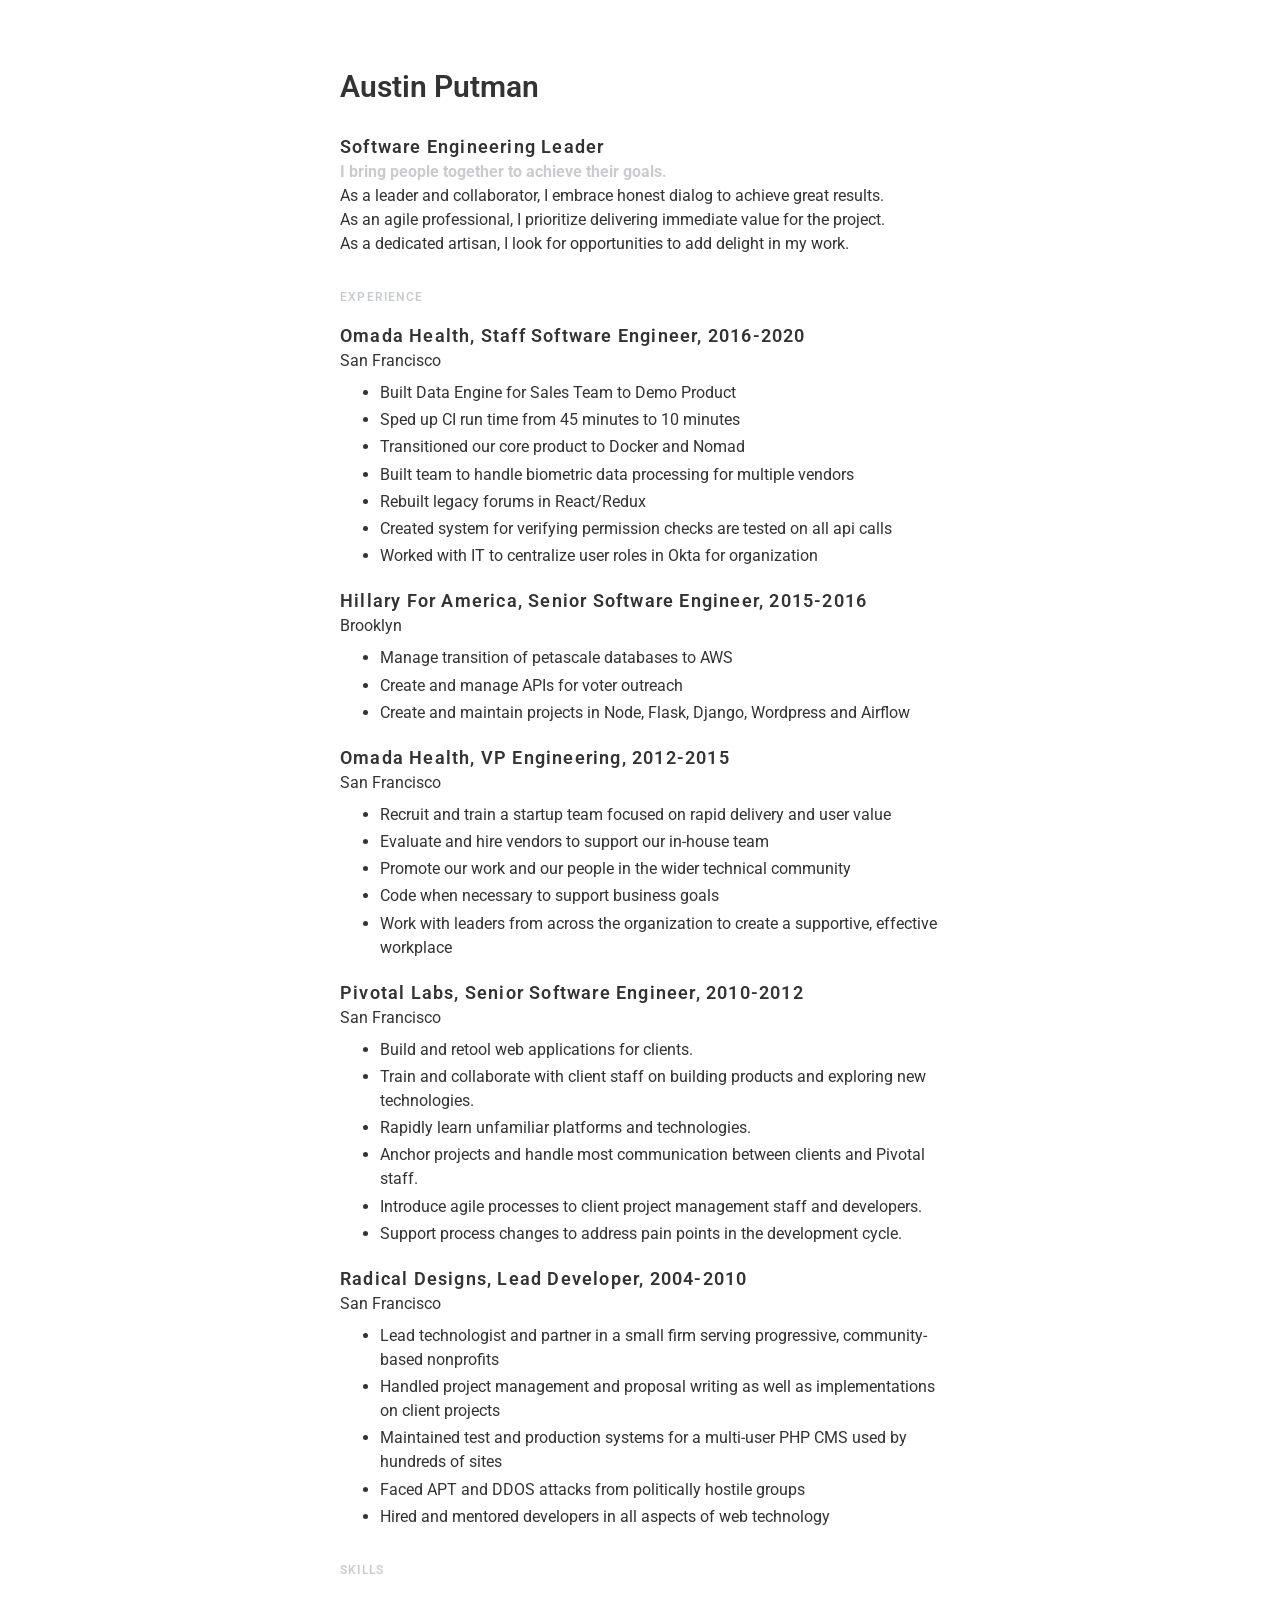
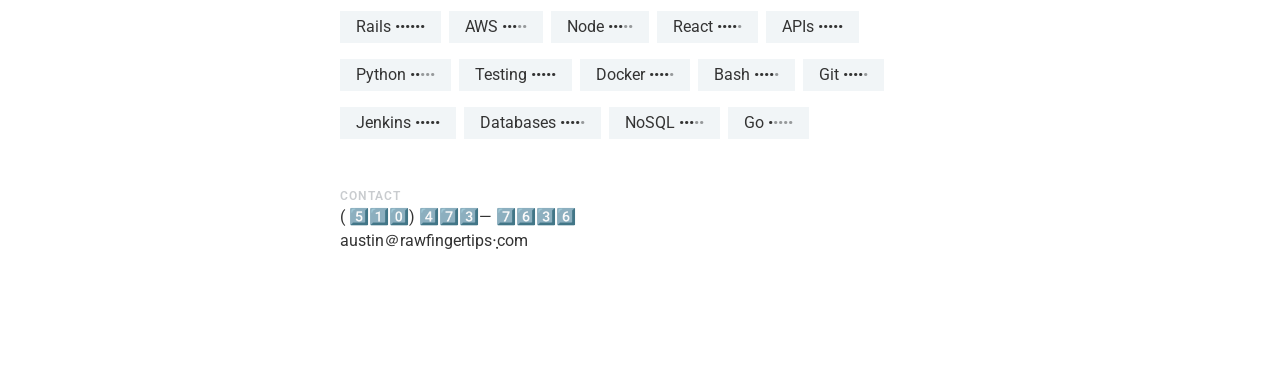
<file: index.html>
<!DOCTYPE html><html><head><meta charSet="utf-8"/><meta http-equiv="x-ua-compatible" content="ie=edge"/><meta name="viewport" content="width=device-width, initial-scale=1, shrink-to-fit=no"/><meta name="generator" content="Gatsby 2.18.7"/><title data-react-helmet="true"></title><link data-react-helmet="true" href="https://fonts.googleapis.com/css?family=Roboto:400,700" rel="stylesheet"/><link as="script" rel="preload" href="/webpack-runtime-90ecba1216e890f5c260.js"/><link as="script" rel="preload" href="/commons-8c010473a72c64d0f741.js"/><link as="script" rel="preload" href="/app-14bcf572fb1135189b49.js"/><link as="script" rel="preload" href="/component---src-pages-index-jsx-aa28014ccf992e1ffb9f.js"/><link as="fetch" rel="preload" href="/page-data/index/page-data.json" crossorigin="anonymous"/></head><body><noscript id="gatsby-noscript">This app works best with JavaScript enabled.</noscript><div id="___gatsby"><div style="outline:none" tabindex="-1" role="group" id="gatsby-focus-wrapper"><div><style data-emotion-css="laf8z6">html,body,div,span,applet,object,iframe,h1,h2,h3,h4,h5,h6,p,blockquote,pre,a,abbr,acronym,address,big,cite,code,del,dfn,em,img,ins,kbd,q,s,samp,small,strike,strong,sub,sup,tt,var,b,u,i,center,dl,dt,dd,ol,ul,li,fieldset,form,label,legend,table,caption,tbody,tfoot,thead,tr,th,td,article,aside,canvas,details,embed,figure,figcaption,footer,header,hgroup,menu,nav,output,ruby,section,summary,time,mark,audio,video{margin:0;padding:0;border:0;font-size:100%;font:inherit;vertical-align:baseline;}article,aside,details,figcaption,figure,footer,header,hgroup,menu,nav,section{display:block;}body{line-height:1.5;}ol,ul{list-style:none;}blockquote,q{quotes:none;}blockquote:before,blockquote:after,q:before,q:after{content:'';content:none;}table{border-collapse:collapse;border-spacing:0;}html,button,input,textarea{-webkit-font-smoothing:antialiased;-moz-osx-font-smoothing:grayscale;font-family:-apple-system,BlinkMacSystemFont,'Segoe UI',Ubuntu,Cantarell,Roboto,Helvetica,Arial,Noto Sans,sans-serif,'Apple Color Emoji','Segoe UI Emoji','Segoe UI Symbol','Noto Color Emoji';}</style><style data-emotion-css="1hejafk">.css-1hejafk{margin:0 auto;padding:4rem 2rem 8rem 2rem;max-width:600px;color:#333333;}.css-1hejafk h1{font-size:30px;font-weight:600;margin-bottom:0.5rem;}.css-1hejafk h2{margin-top:2rem;font-size:12px;font-weight:600;color:#c9cccf;text-transform:uppercase;-webkit-letter-spacing:1.2px;-moz-letter-spacing:1.2px;-ms-letter-spacing:1.2px;letter-spacing:1.2px;}.css-1hejafk h3{font-size:12px;font-weight:600;color:#c9cccf;text-transform:uppercase;}.css-1hejafk p{margin-bottom:0.25rem;}.css-1hejafk strong{color:#c9cccf;font-weight:700;}.css-1hejafk a{-webkit-transition:box-shadow 160ms ease 0s;transition:box-shadow 160ms ease 0s;box-shadow:rgb(238,251,255) 0px -9px 0px inset;border-bottom:2px solid rgb(207,243,255);-webkit-text-decoration:none;text-decoration:none;color:#323336;}.css-1hejafk a:hover{box-shadow:rgb(207,243,255) 0px -1.2em 0px inset;}.css-1hejafk .section ul{margin-top:0.5rem;margin-left:2.5rem;list-style:disc;}.css-1hejafk .section li{margin-bottom:0.2rem;}.css-1hejafk .grey{color:#96999b;}.css-1hejafk .headline{display:block;font-weight:600;font-size:18px;-webkit-letter-spacing:1.2px;-moz-letter-spacing:1.2px;-ms-letter-spacing:1.2px;letter-spacing:1.2px;padding-top:1rem;}.css-1hejafk .skills ul{display:-webkit-box;display:-webkit-flex;display:-ms-flexbox;display:flex;-webkit-flex-wrap:wrap;-ms-flex-wrap:wrap;flex-wrap:wrap;margin-top:2rem;}.css-1hejafk .skills li{margin-bottom:1rem;margin-right:0.5rem;padding:0.25rem 1rem;background-color:#f1f5f7;white-space:nowrap;}</style><div class="css-1hejafk"><h1>Austin Putman</h1><div class="headline">Software Engineering Leader</div><div class="description"><strong>I bring people together to achieve their goals.</strong><ul><li>As a leader and collaborator, I embrace honest dialog to achieve great results.</li><li>As an agile professional, I prioritize delivering immediate value for the project.</li><li>As a dedicated artisan, I look for opportunities to add delight in my work.</li></ul></div><div class="section"><h2>Experience</h2><div class="headline">Omada Health, Staff Software Engineer, 2016-2020</div><div class="location">San Francisco</div><ul><li>Built Data Engine for Sales Team to Demo Product</li><li>Sped up CI run time from 45 minutes to 10 minutes</li><li>Transitioned our core product to Docker and Nomad</li><li>Built team to handle biometric data processing for multiple vendors</li><li>Rebuilt legacy forums in React/Redux</li><li>Created system for verifying permission checks are tested on all api calls</li><li>Worked with IT to centralize user roles in Okta for organization</li></ul><div class="headline">Hillary For America, Senior Software Engineer, 2015-2016</div><div class="location">Brooklyn</div><ul><li>Manage transition of petascale databases to AWS</li><li>Create and manage APIs for voter outreach</li><li>Create and maintain projects in Node, Flask, Django, Wordpress and Airflow</li></ul><div class="headline">Omada Health, VP Engineering, 2012-2015</div><div class="location">San Francisco</div><ul><li>Recruit and train a startup team focused on rapid delivery and user value</li><li>Evaluate and hire vendors to support our in-house team</li><li>Promote our work and our people in the wider technical community</li><li>Code when necessary to support business goals</li><li>Work with leaders from across the organization to create a supportive, effective workplace</li></ul><div class="headline">Pivotal Labs, Senior Software Engineer, 2010-2012</div><div class="location">San Francisco</div><ul><li>Build and retool web applications for clients.</li><li>Train and collaborate with client staff on building products and exploring new technologies.</li><li>Rapidly learn unfamiliar platforms and technologies.</li><li>Anchor projects and handle most communication between clients and Pivotal staff.</li><li>Introduce agile processes to client project management staff and developers.</li><li>Support process changes to address pain points in the development cycle.</li></ul><div class="headline">Radical Designs, Lead Developer, 2004-2010</div><div class="location">San Francisco</div><ul><li>Lead technologist and partner in a small firm serving progressive, community-based nonprofits</li><li>Handled project management and proposal writing as well as implementations on client projects</li><li>Maintained test and production systems for a multi-user PHP CMS used by hundreds of sites</li><li>Faced APT and DDOS attacks from politically hostile groups</li><li>Hired and mentored developers in all aspects of web technology</li></ul></div><div class="skills"><h2>Skills</h2><ul><li>Rails <span>&bullet;&bullet;&bullet;&bullet;&bullet;&bullet;</span></li><li>AWS <span>&bullet;&bullet;&bullet;</span><span class="grey">&bullet;&bullet;</span></li><li>Node <span>&bullet;&bullet;&bullet;</span><span class="grey">&bullet;&bullet;</span></li><li>React <span>&bullet;&bullet;&bullet;&bullet;</span><span class="grey">&bullet;</span></li><li>APIs <span>&bullet;&bullet;&bullet;&bullet;&bullet;</span></li><li>Python <span>&bullet;&bullet;</span><span class="grey">&bullet;&bullet;&bullet;</span></li><li>Testing <span>&bullet;&bullet;&bullet;&bullet;&bullet;</span></li><li>Docker <span>&bullet;&bullet;&bullet;&bullet;</span><span class="grey">&bullet;</span></li><li>Bash <span>&bullet;&bullet;&bullet;&bullet;</span><span class="grey">&bullet;</span></li><li>Git <span>&bullet;&bullet;&bullet;&bullet;</span><span class="grey">&bullet;</span></li><li>Jenkins <span>&bullet;&bullet;&bullet;&bullet;&bullet;</span></li><li>Databases <span>&bullet;&bullet;&bullet;&bullet;</span><span class="grey">&bullet;</span></li><li>NoSQL <span>&bullet;&bullet;&bullet;</span><span class="grey">&bullet;&bullet;</span></li><li>Go <span>&bullet;</span><span class="grey">&bullet;&bullet;&bullet;&bullet;</span></li></ul></div><h2>Contact</h2><ul><div>( 5️⃣1️⃣0️⃣) 4️⃣7️⃣3️⃣— 7️⃣6️⃣3️⃣6️⃣</div><div>austin＠rawfingertips݀݀⋅com</div></ul></div></div></div></div><script id="gatsby-script-loader">/*<![CDATA[*/window.pagePath="/";/*]]>*/</script><script id="gatsby-chunk-mapping">/*<![CDATA[*/window.___chunkMapping={"app":["/app-14bcf572fb1135189b49.js"],"component---src-pages-index-jsx":["/component---src-pages-index-jsx-aa28014ccf992e1ffb9f.js"]};/*]]>*/</script><script src="/component---src-pages-index-jsx-aa28014ccf992e1ffb9f.js" async=""></script><script src="/app-14bcf572fb1135189b49.js" async=""></script><script src="/commons-8c010473a72c64d0f741.js" async=""></script><script src="/webpack-runtime-90ecba1216e890f5c260.js" async=""></script></body></html>
</file>
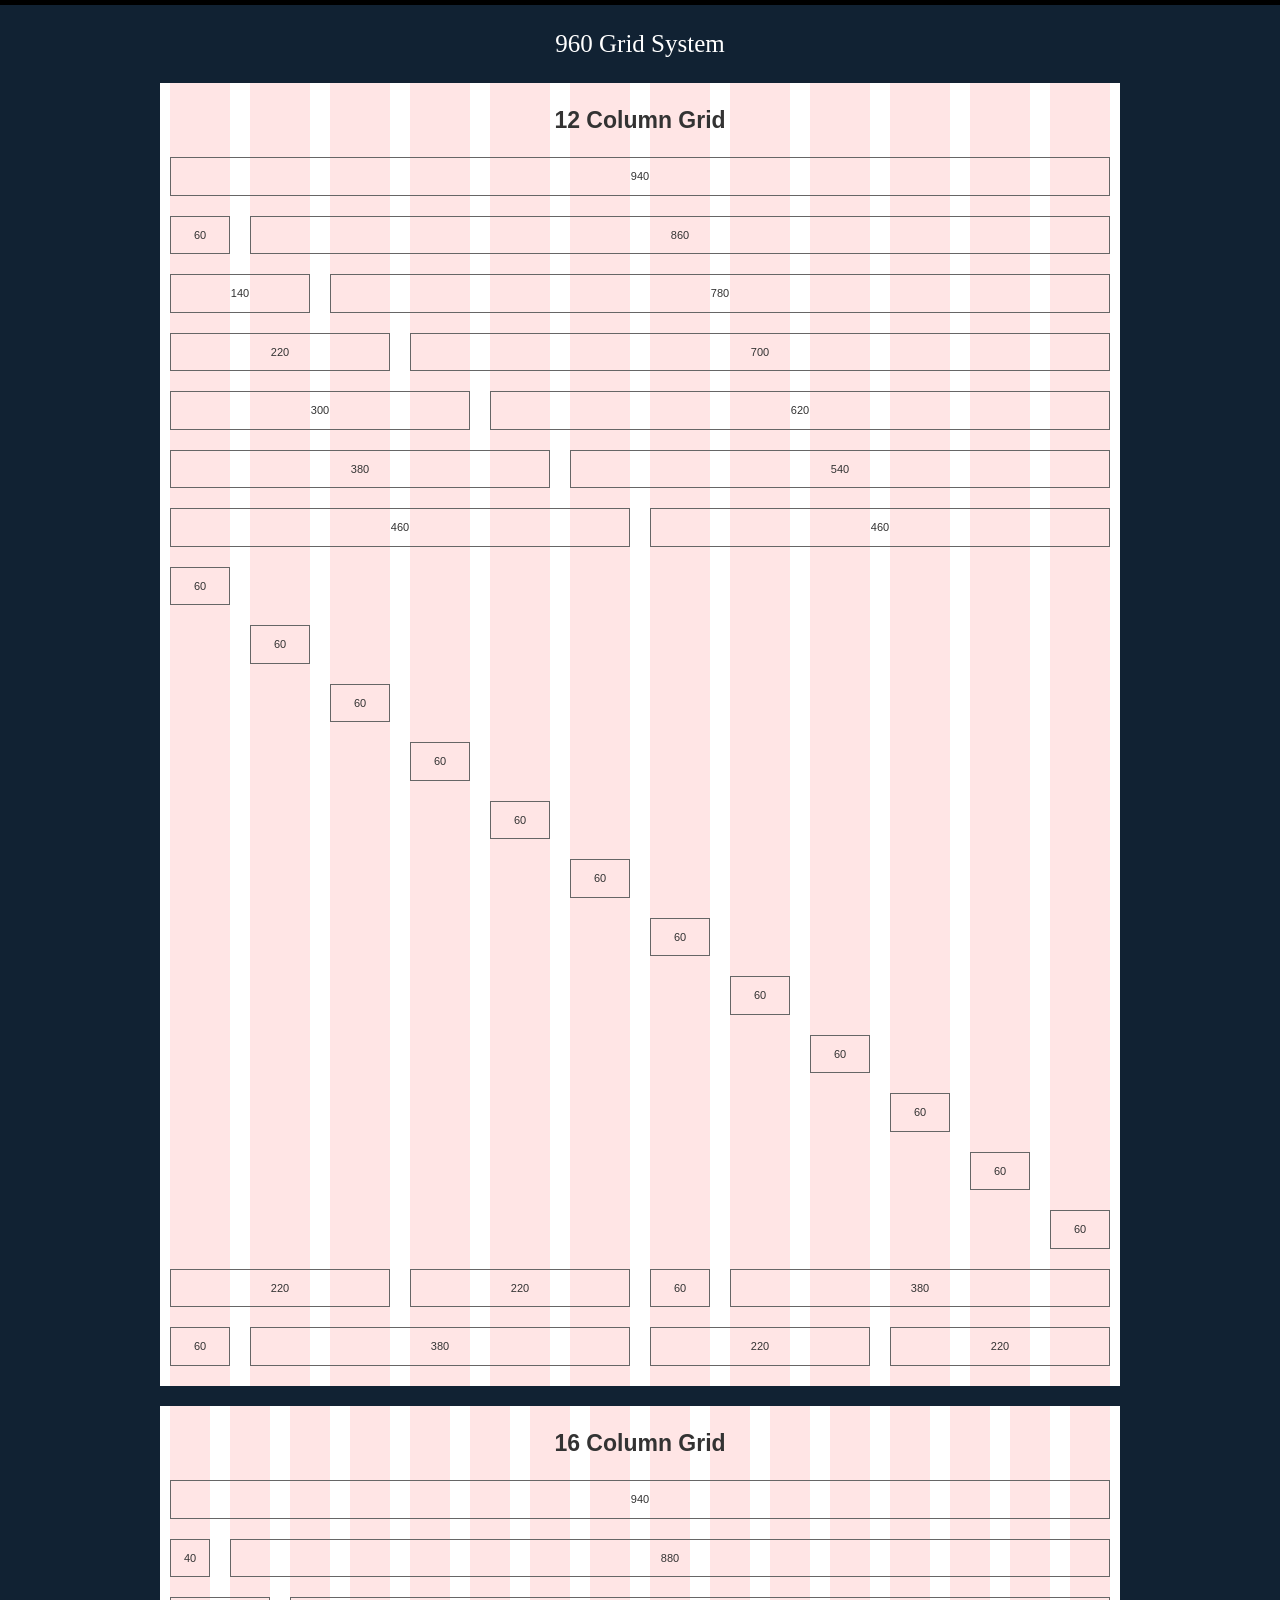
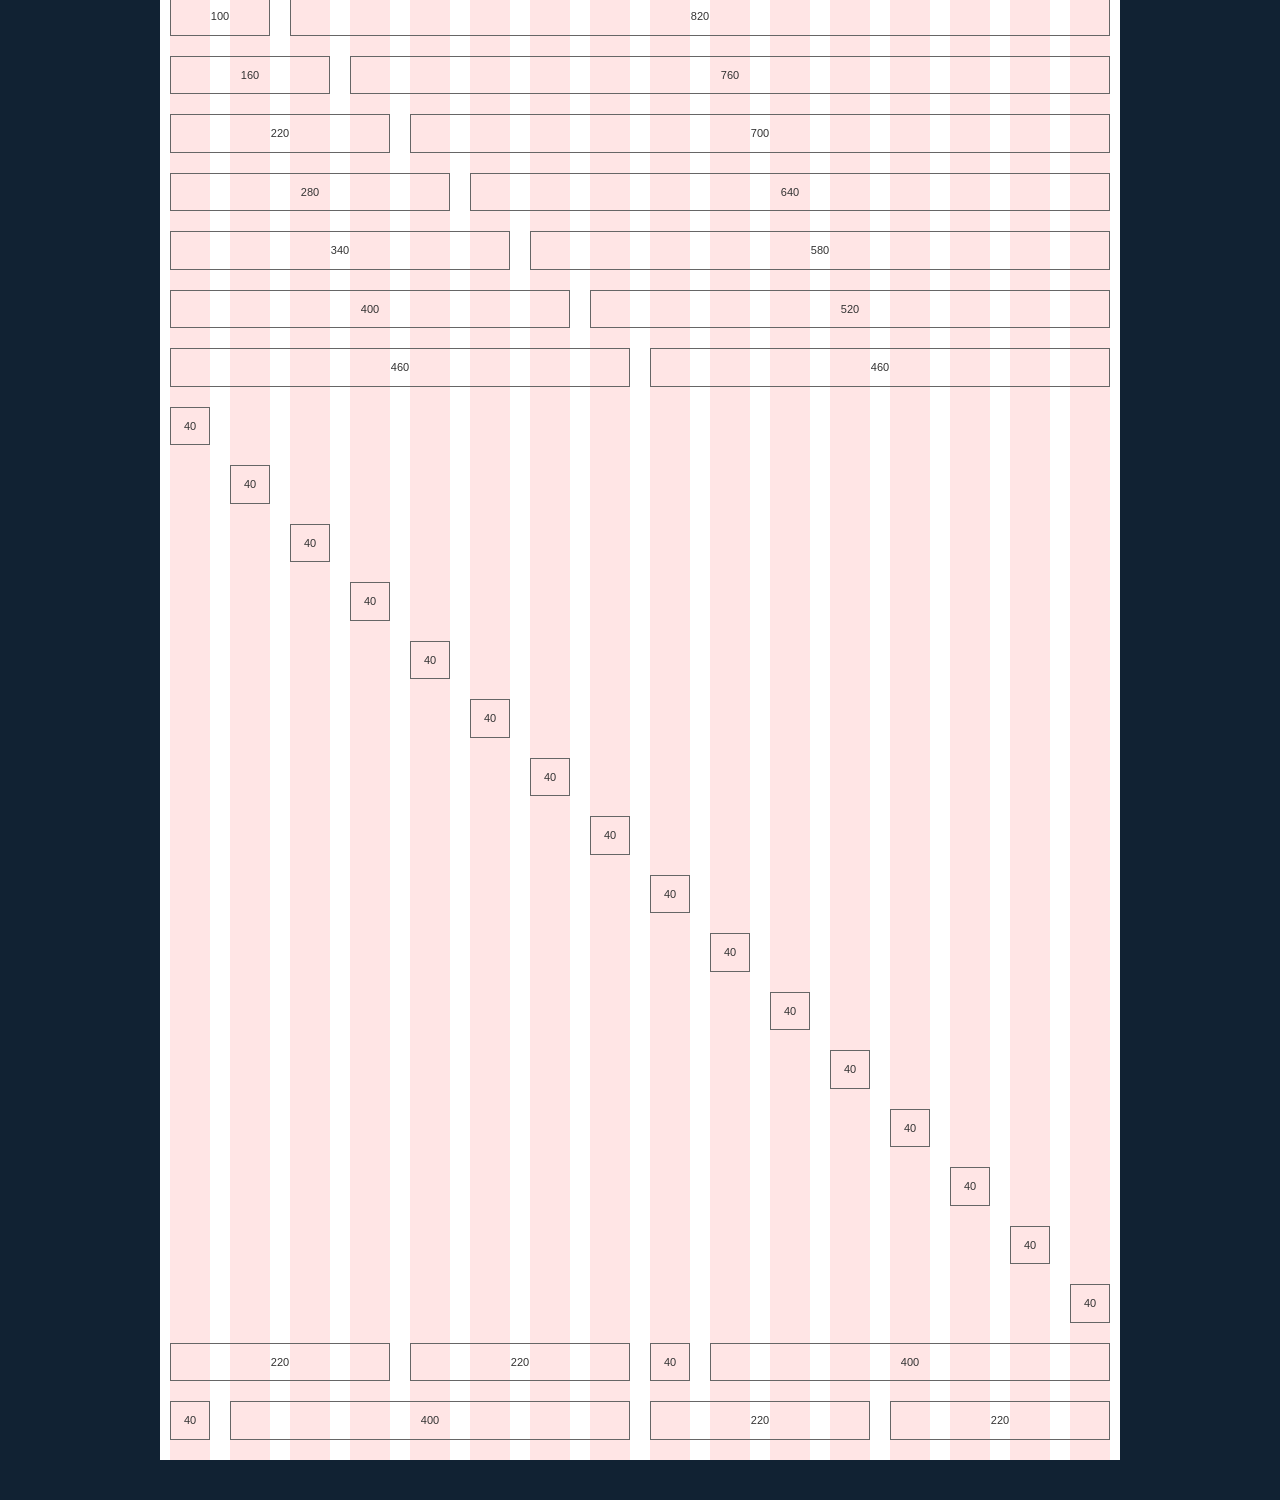
<file: resource/demo.html>
<!DOCTYPE html>
<html lang="en">
<head>
<meta http-equiv="content-type" content="text/html; charset=utf-8" />
<title>960 Grid System &mdash; Demo</title>
<link rel="stylesheet" href="css/reset.css" />
<link rel="stylesheet" href="css/text.css" />
<link rel="stylesheet" href="css/960.css" />
<link rel="stylesheet" href="css/uncompressed/demo.css" />
</head>
<body>
<h1>
	<a href="http://960.gs/">960 Grid System</a>
</h1>
<div class="container_12">
	<h2>
		12 Column Grid
	</h2>
	<div class="grid_12">
		<p>
			940
		</p>
	</div>
	<!-- end .grid_12 -->
	<div class="clear"></div>
	<div class="grid_1">
		<p>
			60
		</p>
	</div>
	<!-- end .grid_1 -->
	<div class="grid_11">
		<p>
			860
		</p>
	</div>
	<!-- end .grid_11 -->
	<div class="clear"></div>
	<div class="grid_2">
		<p>
			140
		</p>
	</div>
	<!-- end .grid_2 -->
	<div class="grid_10">
		<p>
			780
		</p>
	</div>
	<!-- end .grid_10 -->
	<div class="clear"></div>
	<div class="grid_3">
		<p>
			220
		</p>
	</div>
	<!-- end .grid_3 -->
	<div class="grid_9">
		<p>
			700
		</p>
	</div>
	<!-- end .grid_9 -->
	<div class="clear"></div>
	<div class="grid_4">
		<p>
			300
		</p>
	</div>
	<!-- end .grid_4 -->
	<div class="grid_8">
		<p>
			620
		</p>
	</div>
	<!-- end .grid_8 -->
	<div class="clear"></div>
	<div class="grid_5">
		<p>
			380
		</p>
	</div>
	<!-- end .grid_5 -->
	<div class="grid_7">
		<p>
			540
		</p>
	</div>
	<!-- end .grid_7 -->
	<div class="clear"></div>
	<div class="grid_6">
		<p>
			460
		</p>
	</div>
	<!-- end .grid_6 -->
	<div class="grid_6">
		<p>
			460
		</p>
	</div>
	<!-- end .grid_6 -->
	<div class="clear"></div>
	<div class="grid_1 suffix_11">
		<p>
			60
		</p>
	</div>
	<!-- end .grid_1.suffix_11 -->
	<div class="clear"></div>
	<div class="grid_1 prefix_1 suffix_10">
		<p>
			60
		</p>
	</div>
	<!-- end .grid_1.prefix_1.suffix_10 -->
	<div class="clear"></div>
	<div class="grid_1 prefix_2 suffix_9">
		<p>
			60
		</p>
	</div>
	<!-- end .grid_1.prefix_2.suffix_9 -->
	<div class="clear"></div>
	<div class="grid_1 prefix_3 suffix_8">
		<p>
			60
		</p>
	</div>
	<!-- end .grid_1.prefix_3.suffix_8 -->
	<div class="clear"></div>
	<div class="grid_1 prefix_4 suffix_7">
		<p>
			60
		</p>
	</div>
	<!-- end .grid_1.prefix_4.suffix_7 -->
	<div class="clear"></div>
	<div class="grid_1 prefix_5 suffix_6">
		<p>
			60
		</p>
	</div>
	<!-- end .grid_1.prefix_5.suffix_6 -->
	<div class="clear"></div>
	<div class="grid_1 prefix_6 suffix_5">
		<p>
			60
		</p>
	</div>
	<!-- end .grid_1.prefix_6.suffix_5 -->
	<div class="clear"></div>
	<div class="grid_1 prefix_7 suffix_4">
		<p>
			60
		</p>
	</div>
	<!-- end .grid_1.prefix_7.suffix_4 -->
	<div class="clear"></div>
	<div class="grid_1 prefix_8 suffix_3">
		<p>
			60
		</p>
	</div>
	<!-- end .grid_1.prefix_8.suffix_3 -->
	<div class="clear"></div>
	<div class="grid_1 prefix_9 suffix_2">
		<p>
			60
		</p>
	</div>
	<!-- end .grid_1.prefix_9.suffix_2 -->
	<div class="clear"></div>
	<div class="grid_1 prefix_10 suffix_1">
		<p>
			60
		</p>
	</div>
	<!-- end .grid_1.prefix_10.suffix_1 -->
	<div class="clear"></div>
	<div class="grid_1 prefix_11">
		<p>
			60
		</p>
	</div>
	<!-- end .grid_1.prefix_11 -->
	<div class="clear"></div>
	<div class="grid_6 push_6">
		<div class="grid_1 alpha">
			<p>
				60
			</p>
		</div>
		<!-- end .grid_1.alpha -->
		<div class="grid_5 omega">
			<p>
				380
			</p>
		</div>
		<!-- end .grid_5.omega -->
		<div class="clear"></div>
		<div class="grid_3 alpha">
			<p>
				220
			</p>
		</div>
		<!-- end .grid_3.alpha -->
		<div class="grid_3 omega">
			<p>
				220
			</p>
		</div>
		<!-- end .grid_3.omega -->
		<div class="clear"></div>
	</div>
	<!-- end .grid_6.push_6 -->
	<div class="grid_6 pull_6">
		<div class="grid_3 alpha">
			<p>
				220
			</p>
		</div>
		<!-- end .grid_3.alpha -->
		<div class="grid_3 omega">
			<p>
				220
			</p>
		</div>
		<!-- end .grid_3.omega -->
		<div class="clear"></div>
		<div class="grid_1 alpha">
			<p>
				60
			</p>
		</div>
		<!-- end .grid_1.alpha -->
		<div class="grid_5 omega">
			<p>
				380
			</p>
		</div>
		<!-- end .grid_5.omega -->
		<div class="clear"></div>
	</div>
	<!-- end .grid_6.pull_6 -->
	<div class="clear"></div>
</div>
<!-- end .container_12 -->
<div class="container_16">
	<h2>
		16 Column Grid
	</h2>
	<div class="grid_16">
		<p>
			940
		</p>
	</div>
	<!-- end .grid_16 -->
	<div class="clear"></div>
	<div class="grid_1">
		<p>
			40
		</p>
	</div>
	<!-- end .grid_1 -->
	<div class="grid_15">
		<p>
			880
		</p>
	</div>
	<!-- end .grid_15 -->
	<div class="clear"></div>
	<div class="grid_2">
		<p>
			100
		</p>
	</div>
	<!-- end .grid_2 -->
	<div class="grid_14">
		<p>
			820
		</p>
	</div>
	<!-- end .grid_14 -->
	<div class="clear"></div>
	<div class="grid_3">
		<p>
			160
		</p>
	</div>
	<!-- end .grid_3 -->
	<div class="grid_13">
		<p>
			760
		</p>
	</div>
	<!-- end .grid_13 -->
	<div class="clear"></div>
	<div class="grid_4">
		<p>
			220
		</p>
	</div>
	<!-- end .grid_4 -->
	<div class="grid_12">
		<p>
			700
		</p>
	</div>
	<!-- end .grid_12 -->
	<div class="clear"></div>
	<div class="grid_5">
		<p>
			280
		</p>
	</div>
	<!-- end .grid_5 -->
	<div class="grid_11">
		<p>
			640
		</p>
	</div>
	<!-- end .grid_11 -->
	<div class="clear"></div>
	<div class="grid_6">
		<p>
			340
		</p>
	</div>
	<!-- end .grid_6 -->
	<div class="grid_10">
		<p>
			580
		</p>
	</div>
	<!-- end .grid_10 -->
	<div class="clear"></div>
	<div class="grid_7">
		<p>
			400
		</p>
	</div>
	<!-- end .grid_7 -->
	<div class="grid_9">
		<p>
			520
		</p>
	</div>
	<!-- end .grid_9 -->
	<div class="clear"></div>
	<div class="grid_8">
		<p>
			460
		</p>
	</div>
	<!-- end .grid_8 -->
	<div class="grid_8">
		<p>
			460
		</p>
	</div>
	<!-- end .grid_8 -->
	<div class="clear"></div>
	<div class="grid_1 suffix_15">
		<p>
			40
		</p>
	</div>
	<!-- end .grid_1.suffix_15 -->
	<div class="clear"></div>
	<div class="grid_1 prefix_1 suffix_14">
		<p>
			40
		</p>
	</div>
	<!-- end .grid_1.prefix_1.suffix_14 -->
	<div class="clear"></div>
	<div class="grid_1 prefix_2 suffix_13">
		<p>
			40
		</p>
	</div>
	<!-- end .grid_1.prefix_2.suffix_13 -->
	<div class="clear"></div>
	<div class="grid_1 prefix_3 suffix_12">
		<p>
			40
		</p>
	</div>
	<!-- end .grid_1.prefix_3.suffix_12 -->
	<div class="clear"></div>
	<div class="grid_1 prefix_4 suffix_11">
		<p>
			40
		</p>
	</div>
	<!-- end .grid_1.prefix_4.suffix_11 -->
	<div class="clear"></div>
	<div class="grid_1 prefix_5 suffix_10">
		<p>
			40
		</p>
	</div>
	<!-- end .grid_1.prefix_5.suffix_10 -->
	<div class="clear"></div>
	<div class="grid_1 prefix_6 suffix_9">
		<p>
			40
		</p>
	</div>
	<!-- end .grid_1.prefix_6.suffix_9 -->
	<div class="clear"></div>
	<div class="grid_1 prefix_7 suffix_8">
		<p>
			40
		</p>
	</div>
	<!-- end .grid_1.prefix_7.suffix_8 -->
	<div class="clear"></div>
	<div class="grid_1 prefix_8 suffix_7">
		<p>
			40
		</p>
	</div>
	<!-- end .grid_1.prefix_8.suffix_7 -->
	<div class="clear"></div>
	<div class="grid_1 prefix_9 suffix_6">
		<p>
			40
		</p>
	</div>
	<!-- end .grid_1.prefix_9.suffix_6 -->
	<div class="clear"></div>
	<div class="grid_1 prefix_10 suffix_5">
		<p>
			40
		</p>
	</div>
	<!-- end .grid_1.prefix_10.suffix_5 -->
	<div class="clear"></div>
	<div class="grid_1 prefix_11 suffix_4">
		<p>
			40
		</p>
	</div>
	<!-- end .grid_1.prefix_11.suffix_4 -->
	<div class="clear"></div>
	<div class="grid_1 prefix_12 suffix_3">
		<p>
			40
		</p>
	</div>
	<!-- end .grid_1.prefix_12.suffix_3 -->
	<div class="clear"></div>
	<div class="grid_1 prefix_13 suffix_2">
		<p>
			40
		</p>
	</div>
	<!-- end .grid_1.prefix_13.suffix_2 -->
	<div class="clear"></div>
	<div class="grid_1 prefix_14 suffix_1">
		<p>
			40
		</p>
	</div>
	<!-- end .grid_1.prefix_14.suffix_1 -->
	<div class="clear"></div>
	<div class="grid_1 prefix_15">
		<p>
			40
		</p>
	</div>
	<!-- end .grid_1.prefix_15 -->
	<div class="clear"></div>
	<div class="grid_8 push_8">
		<div class="grid_1 alpha">
			<p>
				40
			</p>
		</div>
		<!-- end .grid_1.alpha -->
		<div class="grid_7 omega">
			<p>
				400
			</p>
		</div>
		<!-- end .grid_7.omega -->
		<div class="clear"></div>
		<div class="grid_4 alpha">
			<p>
				220
			</p>
		</div>
		<!-- end .grid_4.alpha -->
		<div class="grid_4 omega">
			<p>
				220
			</p>
		</div>
		<!-- end .grid_4.omega -->
		<div class="clear"></div>
	</div>
	<!-- end .grid_8.push_8 -->
	<div class="grid_8 pull_8">
		<div class="grid_4 alpha">
			<p>
				220
			</p>
		</div>
		<!-- end .grid_4.alpha -->
		<div class="grid_4 omega">
			<p>
				220
			</p>
		</div>
		<!-- end .grid_4.omega -->
		<div class="clear"></div>
		<div class="grid_1 alpha">
			<p>
				40
			</p>
		</div>
		<!-- end .grid_1.alpha -->
		<div class="grid_7 omega">
			<p>
				400
			</p>
		</div>
		<!-- end .grid_7.omega -->
		<div class="clear"></div>
	</div>
	<!-- end .grid_8.pull_8 -->
	<div class="clear"></div>
</div>
<!-- end .container_16 -->
</body>
</html>
</file>
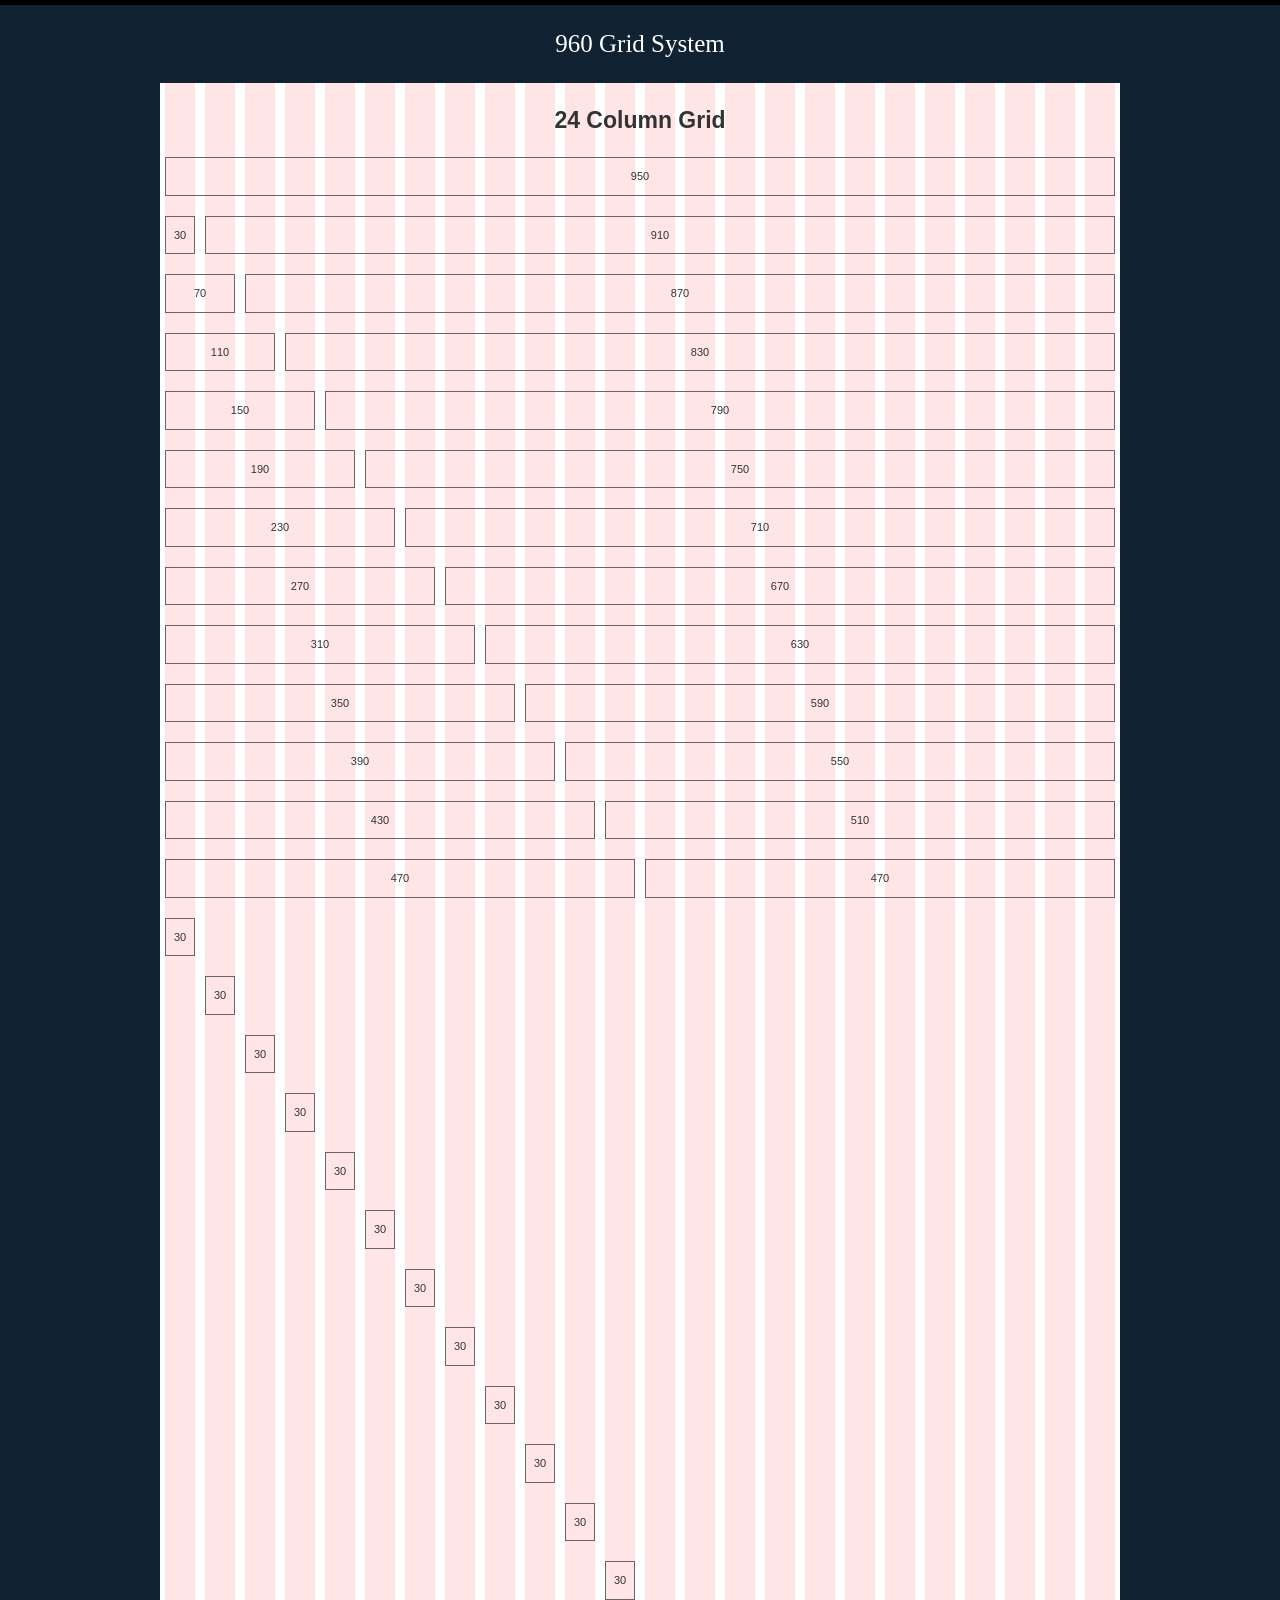
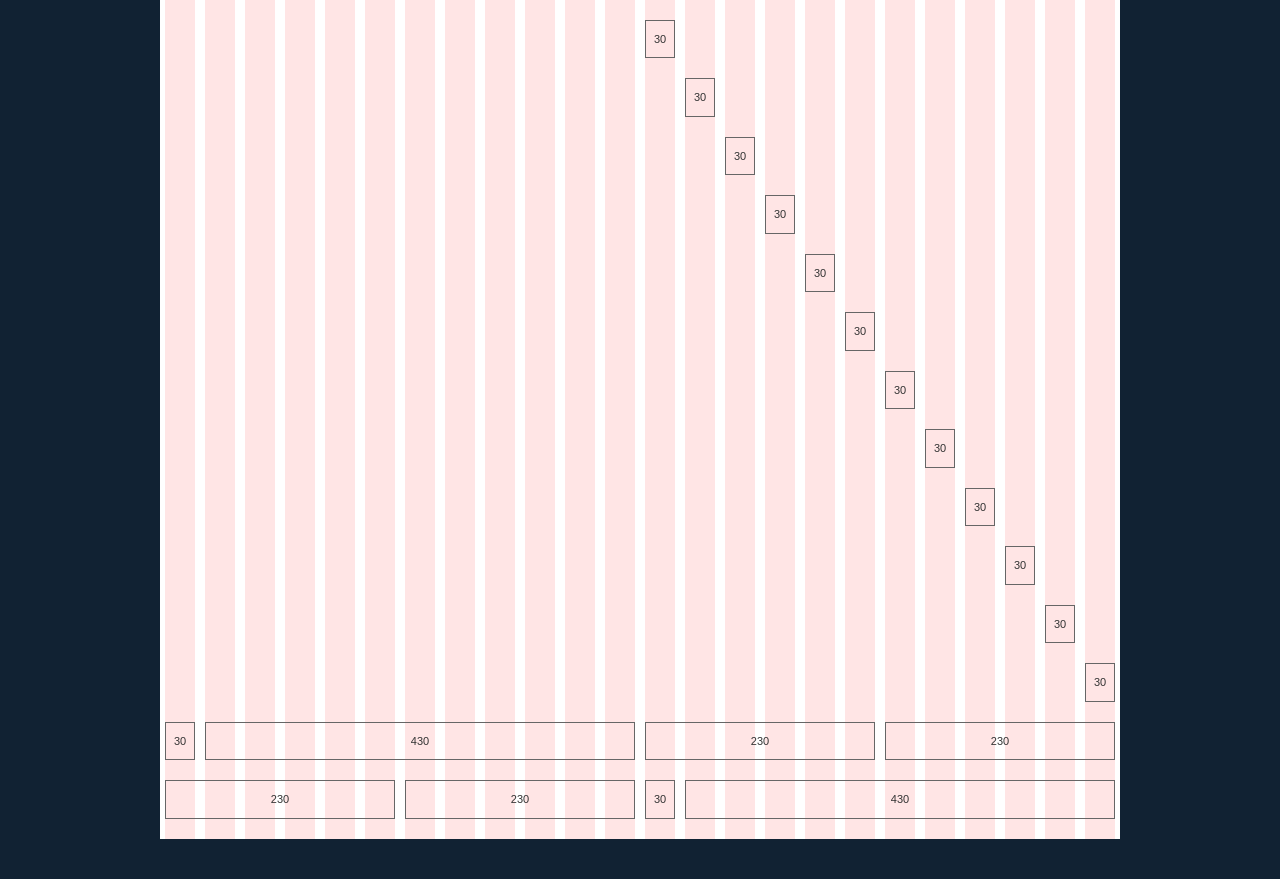
<file: resource/demo_24_col.html>
<!DOCTYPE html>
<html lang="en">
<head>
<meta http-equiv="content-type" content="text/html; charset=utf-8" />
<title>960 Grid System &mdash; Demo</title>
<link rel="stylesheet" href="css/reset.css" />
<link rel="stylesheet" href="css/text.css" />
<link rel="stylesheet" href="css/960_24_col.css" />
<link rel="stylesheet" href="css/uncompressed/demo.css" />
</head>
<body>
<h1>
	<a href="http://960.gs/">960 Grid System</a>
</h1>
<div class="container_24">
	<h2>
		24 Column Grid
	</h2>
	<div class="grid_24">
		<p>
			950
		</p>
	</div>
	<!-- end .grid_24 -->
	<div class="clear"></div>
	<div class="grid_1">
		<p>
			30
		</p>
	</div>
	<!-- end .grid_1 -->
	<div class="grid_23">
		<p>
			910
		</p>
	</div>
	<!-- end .grid_23 -->
	<div class="clear"></div>
	<div class="grid_2">
		<p>
			70
		</p>
	</div>
	<!-- end .grid_2 -->
	<div class="grid_22">
		<p>
			870
		</p>
	</div>
	<!-- end .grid_2 -->
	<div class="clear"></div>
	<div class="grid_3">
		<p>
			110
		</p>
	</div>
	<!-- end .grid_3 -->
	<div class="grid_21">
		<p>
			830
		</p>
	</div>
	<!-- end .grid_21 -->
	<div class="clear"></div>
	<div class="grid_4">
		<p>
			150
		</p>
	</div>
	<!-- end .grid_4 -->
	<div class="grid_20">
		<p>
			790
		</p>
	</div>
	<!-- end .grid_20 -->
	<div class="clear"></div>
	<div class="grid_5">
		<p>
			190
		</p>
	</div>
	<!-- end .grid_5 -->
	<div class="grid_19">
		<p>
			750
		</p>
	</div>
	<!-- end .grid_19 -->
	<div class="clear"></div>
	<div class="grid_6">
		<p>
			230
		</p>
	</div>
	<!-- end .grid_6 -->
	<div class="grid_18">
		<p>
			710
		</p>
	</div>
	<!-- end .grid_18 -->
	<div class="clear"></div>
	<div class="grid_7">
		<p>
			270
		</p>
	</div>
	<!-- end .grid_7 -->
	<div class="grid_17">
		<p>
			670
		</p>
	</div>
	<!-- end .grid_17 -->
	<div class="clear"></div>
	<div class="grid_8">
		<p>
			310
		</p>
	</div>
	<!-- end .grid_8 -->
	<div class="grid_16">
		<p>
			630
		</p>
	</div>
	<!-- end .grid_16 -->
	<div class="clear"></div>
	<div class="grid_9">
		<p>
			350
		</p>
	</div>
	<!-- end .grid_9 -->
	<div class="grid_15">
		<p>
			590
		</p>
	</div>
	<!-- end .grid_15 -->
	<div class="clear"></div>
	<div class="grid_10">
		<p>
			390
		</p>
	</div>
	<!-- end .grid_10 -->
	<div class="grid_14">
		<p>
			550
		</p>
	</div>
	<!-- end .grid_14 -->
	<div class="clear"></div>
	<div class="grid_11">
		<p>
			430
		</p>
	</div>
	<!-- end .grid_11 -->
	<div class="grid_13">
		<p>
			510
		</p>
	</div>
	<!-- end .grid_13 -->
	<div class="clear"></div>
	<div class="grid_12">
		<p>
			470
		</p>
	</div>
	<!-- end .grid_12 -->
	<div class="grid_12">
		<p>
			470
		</p>
	</div>
	<!-- end .grid_12 -->
	<div class="clear"></div>
	<div class="grid_1 suffix_23">
		<p>
			30
		</p>
	</div>
	<!-- end .grid_1.suffix_23 -->
	<div class="clear"></div>
	<div class="grid_1 prefix_1 suffix_22">
		<p>
			30
		</p>
	</div>
	<!-- end .grid_1.prefix_1.suffix_22 -->
	<div class="clear"></div>
	<div class="grid_1 prefix_2 suffix_21">
		<p>
			30
		</p>
	</div>
	<!-- end .grid_1.prefix_2.suffix_21 -->
	<div class="clear"></div>
	<div class="grid_1 prefix_3 suffix_20">
		<p>
			30
		</p>
	</div>
	<!-- end .grid_1.prefix_3.suffix_20 -->
	<div class="clear"></div>
	<div class="grid_1 prefix_4 suffix_19">
		<p>
			30
		</p>
	</div>
	<!-- end .grid_1.prefix_4.suffix_19 -->
	<div class="clear"></div>
	<div class="grid_1 prefix_5 suffix_18">
		<p>
			30
		</p>
	</div>
	<!-- end .grid_1.prefix_5.suffix_18 -->
	<div class="clear"></div>
	<div class="grid_1 prefix_6 suffix_17">
		<p>
			30
		</p>
	</div>
	<!-- end .grid_1.prefix_6.suffix_17 -->
	<div class="clear"></div>
	<div class="grid_1 prefix_7 suffix_16">
		<p>
			30
		</p>
	</div>
	<!-- end .grid_1.prefix_7.suffix_16 -->
	<div class="clear"></div>
	<div class="grid_1 prefix_8 suffix_15">
		<p>
			30
		</p>
	</div>
	<!-- end .grid_1.prefix_8.suffix_15 -->
	<div class="clear"></div>
	<div class="grid_1 prefix_9 suffix_14">
		<p>
			30
		</p>
	</div>
	<!-- end .grid_1.prefix_9.suffix_14 -->
	<div class="clear"></div>
	<div class="grid_1 prefix_10 suffix_13">
		<p>
			30
		</p>
	</div>
	<!-- end .grid_1.prefix_10.suffix_13 -->
	<div class="clear"></div>
	<div class="grid_1 prefix_11 suffix_12">
		<p>
			30
		</p>
	</div>
	<!-- end .grid_1.prefix_11.suffix_12 -->
	<div class="grid_1 prefix_12 suffix_11">
		<p>
			30
		</p>
	</div>
	<!-- end .grid_1.prefix_12.suffix_11 -->
	<div class="clear"></div>
	<div class="grid_1 prefix_13 suffix_10">
		<p>
			30
		</p>
	</div>
	<!-- end .grid_1.prefix_13.suffix_10 -->
	<div class="clear"></div>
	<div class="grid_1 prefix_14 suffix_9">
		<p>
			30
		</p>
	</div>
	<!-- end .grid_1.prefix_14.suffix_9 -->
	<div class="clear"></div>
	<div class="grid_1 prefix_15 suffix_8">
		<p>
			30
		</p>
	</div>
	<!-- end .grid_1.prefix_15.suffix_8 -->
	<div class="clear"></div>
	<div class="grid_1 prefix_16 suffix_7">
		<p>
			30
		</p>
	</div>
	<!-- end .grid_1.prefix_16.suffix_7 -->
	<div class="clear"></div>
	<div class="grid_1 prefix_17 suffix_6">
		<p>
			30
		</p>
	</div>
	<!-- end .grid_1.prefix_17.suffix_6 -->
	<div class="clear"></div>
	<div class="grid_1 prefix_18 suffix_5">
		<p>
			30
		</p>
	</div>
	<!-- end .grid_1.prefix_18.suffix_5 -->
	<div class="clear"></div>
	<div class="grid_1 prefix_19 suffix_4">
		<p>
			30
		</p>
	</div>
	<!-- end .grid_1.prefix_19.suffix_4 -->
	<div class="clear"></div>
	<div class="grid_1 prefix_20 suffix_3">
		<p>
			30
		</p>
	</div>
	<!-- end .grid_1.prefix_20.suffix_3 -->
	<div class="clear"></div>
	<div class="grid_1 prefix_21 suffix_2">
		<p>
			30
		</p>
	</div>
	<!-- end .grid_1.prefix_21.suffix_2 -->
	<div class="clear"></div>
	<div class="grid_1 prefix_22 suffix_1">
		<p>
			30
		</p>
	</div>
	<!-- end .grid_1.prefix_22.suffix_1 -->
	<div class="clear"></div>
	<div class="grid_1 prefix_23">
		<p>
			30
		</p>
	</div>
	<!-- end .grid_1.prefix_23 -->
	<div class="clear"></div>
	<div class="grid_12 push_12">
		<div class="grid_6 alpha">
			<p>
				230
			</p>
		</div>
		<!-- end .grid_6.alpha -->
		<div class="grid_6 omega">
			<p>
				230
			</p>
		</div>
		<!-- end .grid_6.omega -->
		<div class="clear"></div>
		<div class="grid_1 alpha">
			<p>
				30
			</p>
		</div>
		<!-- end .grid_1.alpha -->
		<div class="grid_11 omega">
			<p>
				430
			</p>
		</div>
		<!-- end .grid_11.omega -->
		<div class="clear"></div>
	</div>
	<!-- end .grid_12.push_12 -->
	<div class="grid_12 pull_12">
		<div class="grid_1 alpha">
			<p>
				30
			</p>
		</div>
		<!-- end .grid_1.alpha -->
		<div class="grid_11 omega">
			<p>
				430
			</p>
		</div>
		<!-- end .grid_11.omega -->
		<div class="clear"></div>
		<div class="grid_6 alpha">
			<p>
				230
			</p>
		</div>
		<!-- end .grid_6.alpha -->
		<div class="grid_6 omega">
			<p>
				230
			</p>
		</div>
		<!-- end .grid_6.omega -->
		<div class="clear"></div>
	</div>
	<!-- end .grid_12.pull_12 -->
	<div class="clear"></div>
</div>
<!-- end .container_24 -->
</body>
</html>
</file>
<file: resource/css/text.css>
body{font:13px/1.5 'Helvetica Neue',Arial,'Liberation Sans',FreeSans,sans-serif}a:focus{outline:1px dotted}hr{border:0 #ccc solid;border-top-width:1px;clear:both;height:0}h1{font-size:25px}h2{font-size:23px}h3{font-size:21px}h4{font-size:19px}h5{font-size:17px}h6{font-size:15px}ol{list-style:decimal}ul{list-style:disc}li{margin-left:30px}p,dl,hr,h1,h2,h3,h4,h5,h6,ol,ul,pre,table,address,fieldset{margin-bottom:20px}
</file>
<file: resource/css/960.css>
.container_12,.container_16{margin-left:auto;margin-right:auto;width:960px}.grid_1,.grid_2,.grid_3,.grid_4,.grid_5,.grid_6,.grid_7,.grid_8,.grid_9,.grid_10,.grid_11,.grid_12,.grid_13,.grid_14,.grid_15,.grid_16{display:inline;float:left;position:relative;margin-left:10px;margin-right:10px}.container_12 .grid_3,.container_16 .grid_4{width:220px}.container_12 .grid_6,.container_16 .grid_8{width:460px}.container_12 .grid_9,.container_16 .grid_12{width:700px}.container_12 .grid_12,.container_16 .grid_16{width:940px}.alpha{margin-left:0}.omega{margin-right:0}.container_12 .grid_1{width:60px}.container_12 .grid_2{width:140px}.container_12 .grid_4{width:300px}.container_12 .grid_5{width:380px}.container_12 .grid_7{width:540px}.container_12 .grid_8{width:620px}.container_12 .grid_10{width:780px}.container_12 .grid_11{width:860px}.container_16 .grid_1{width:40px}.container_16 .grid_2{width:100px}.container_16 .grid_3{width:160px}.container_16 .grid_5{width:280px}.container_16 .grid_6{width:340px}.container_16 .grid_7{width:400px}.container_16 .grid_9{width:520px}.container_16 .grid_10{width:580px}.container_16 .grid_11{width:640px}.container_16 .grid_13{width:760px}.container_16 .grid_14{width:820px}.container_16 .grid_15{width:880px}.container_12 .prefix_3,.container_16 .prefix_4{padding-left:240px}.container_12 .prefix_6,.container_16 .prefix_8{padding-left:480px}.container_12 .prefix_9,.container_16 .prefix_12{padding-left:720px}.container_12 .prefix_1{padding-left:80px}.container_12 .prefix_2{padding-left:160px}.container_12 .prefix_4{padding-left:320px}.container_12 .prefix_5{padding-left:400px}.container_12 .prefix_7{padding-left:560px}.container_12 .prefix_8{padding-left:640px}.container_12 .prefix_10{padding-left:800px}.container_12 .prefix_11{padding-left:880px}.container_16 .prefix_1{padding-left:60px}.container_16 .prefix_2{padding-left:120px}.container_16 .prefix_3{padding-left:180px}.container_16 .prefix_5{padding-left:300px}.container_16 .prefix_6{padding-left:360px}.container_16 .prefix_7{padding-left:420px}.container_16 .prefix_9{padding-left:540px}.container_16 .prefix_10{padding-left:600px}.container_16 .prefix_11{padding-left:660px}.container_16 .prefix_13{padding-left:780px}.container_16 .prefix_14{padding-left:840px}.container_16 .prefix_15{padding-left:900px}.container_12 .suffix_3,.container_16 .suffix_4{padding-right:240px}.container_12 .suffix_6,.container_16 .suffix_8{padding-right:480px}.container_12 .suffix_9,.container_16 .suffix_12{padding-right:720px}.container_12 .suffix_1{padding-right:80px}.container_12 .suffix_2{padding-right:160px}.container_12 .suffix_4{padding-right:320px}.container_12 .suffix_5{padding-right:400px}.container_12 .suffix_7{padding-right:560px}.container_12 .suffix_8{padding-right:640px}.container_12 .suffix_10{padding-right:800px}.container_12 .suffix_11{padding-right:880px}.container_16 .suffix_1{padding-right:60px}.container_16 .suffix_2{padding-right:120px}.container_16 .suffix_3{padding-right:180px}.container_16 .suffix_5{padding-right:300px}.container_16 .suffix_6{padding-right:360px}.container_16 .suffix_7{padding-right:420px}.container_16 .suffix_9{padding-right:540px}.container_16 .suffix_10{padding-right:600px}.container_16 .suffix_11{padding-right:660px}.container_16 .suffix_13{padding-right:780px}.container_16 .suffix_14{padding-right:840px}.container_16 .suffix_15{padding-right:900px}.container_12 .push_3,.container_16 .push_4{left:240px}.container_12 .push_6,.container_16 .push_8{left:480px}.container_12 .push_9,.container_16 .push_12{left:720px}.container_12 .push_1{left:80px}.container_12 .push_2{left:160px}.container_12 .push_4{left:320px}.container_12 .push_5{left:400px}.container_12 .push_7{left:560px}.container_12 .push_8{left:640px}.container_12 .push_10{left:800px}.container_12 .push_11{left:880px}.container_16 .push_1{left:60px}.container_16 .push_2{left:120px}.container_16 .push_3{left:180px}.container_16 .push_5{left:300px}.container_16 .push_6{left:360px}.container_16 .push_7{left:420px}.container_16 .push_9{left:540px}.container_16 .push_10{left:600px}.container_16 .push_11{left:660px}.container_16 .push_13{left:780px}.container_16 .push_14{left:840px}.container_16 .push_15{left:900px}.container_12 .pull_3,.container_16 .pull_4{left:-240px}.container_12 .pull_6,.container_16 .pull_8{left:-480px}.container_12 .pull_9,.container_16 .pull_12{left:-720px}.container_12 .pull_1{left:-80px}.container_12 .pull_2{left:-160px}.container_12 .pull_4{left:-320px}.container_12 .pull_5{left:-400px}.container_12 .pull_7{left:-560px}.container_12 .pull_8{left:-640px}.container_12 .pull_10{left:-800px}.container_12 .pull_11{left:-880px}.container_16 .pull_1{left:-60px}.container_16 .pull_2{left:-120px}.container_16 .pull_3{left:-180px}.container_16 .pull_5{left:-300px}.container_16 .pull_6{left:-360px}.container_16 .pull_7{left:-420px}.container_16 .pull_9{left:-540px}.container_16 .pull_10{left:-600px}.container_16 .pull_11{left:-660px}.container_16 .pull_13{left:-780px}.container_16 .pull_14{left:-840px}.container_16 .pull_15{left:-900px}.clear{clear:both;display:block;overflow:hidden;visibility:hidden;width:0;height:0}.clearfix:after{clear:both;content:' ';display:block;font-size:0;line-height:0;visibility:hidden;width:0;height:0}* html .clearfix,*:first-child+html .clearfix{zoom:1}
</file>
<file: resource/css/uncompressed/demo.css>
body {
	background: #123;
	border-top: 5px solid #000;
	color: #333;
	font-size: 11px;
	padding: 20px 0 40px;
}

a {
	color: #fff;
	text-decoration: none;
}

a:hover {
	text-decoration: underline;
}

h1 {
	font-family: Georgia, serif;
	font-weight: normal;
	text-align: center;
}

h2 {
	padding: 20px 0 0;
	text-align: center;
}

p {
	border: 1px solid #666;
	overflow: hidden;
	padding: 10px 0;
	text-align: center;
}

.container_12 {
	background: #fff url(../../img/12_col.gif) repeat-y;
	margin-bottom: 20px;
}

.container_16 {
	background: #fff url(../../img/16_col.gif) repeat-y;
}

.container_24 {
	background: #fff url(../../img/24_col.gif) repeat-y;
}
</file>
<file: resource/css/960_24_col.css>
.container_24{margin-left:auto;margin-right:auto;width:960px}.grid_1,.grid_2,.grid_3,.grid_4,.grid_5,.grid_6,.grid_7,.grid_8,.grid_9,.grid_10,.grid_11,.grid_12,.grid_13,.grid_14,.grid_15,.grid_16,.grid_17,.grid_18,.grid_19,.grid_20,.grid_21,.grid_22,.grid_23,.grid_24{display:inline;float:left;position:relative;margin-left:5px;margin-right:5px}.alpha{margin-left:0}.omega{margin-right:0}.container_24 .grid_1{width:30px}.container_24 .grid_2{width:70px}.container_24 .grid_3{width:110px}.container_24 .grid_4{width:150px}.container_24 .grid_5{width:190px}.container_24 .grid_6{width:230px}.container_24 .grid_7{width:270px}.container_24 .grid_8{width:310px}.container_24 .grid_9{width:350px}.container_24 .grid_10{width:390px}.container_24 .grid_11{width:430px}.container_24 .grid_12{width:470px}.container_24 .grid_13{width:510px}.container_24 .grid_14{width:550px}.container_24 .grid_15{width:590px}.container_24 .grid_16{width:630px}.container_24 .grid_17{width:670px}.container_24 .grid_18{width:710px}.container_24 .grid_19{width:750px}.container_24 .grid_20{width:790px}.container_24 .grid_21{width:830px}.container_24 .grid_22{width:870px}.container_24 .grid_23{width:910px}.container_24 .grid_24{width:950px}.container_24 .prefix_1{padding-left:40px}.container_24 .prefix_2{padding-left:80px}.container_24 .prefix_3{padding-left:120px}.container_24 .prefix_4{padding-left:160px}.container_24 .prefix_5{padding-left:200px}.container_24 .prefix_6{padding-left:240px}.container_24 .prefix_7{padding-left:280px}.container_24 .prefix_8{padding-left:320px}.container_24 .prefix_9{padding-left:360px}.container_24 .prefix_10{padding-left:400px}.container_24 .prefix_11{padding-left:440px}.container_24 .prefix_12{padding-left:480px}.container_24 .prefix_13{padding-left:520px}.container_24 .prefix_14{padding-left:560px}.container_24 .prefix_15{padding-left:600px}.container_24 .prefix_16{padding-left:640px}.container_24 .prefix_17{padding-left:680px}.container_24 .prefix_18{padding-left:720px}.container_24 .prefix_19{padding-left:760px}.container_24 .prefix_20{padding-left:800px}.container_24 .prefix_21{padding-left:840px}.container_24 .prefix_22{padding-left:880px}.container_24 .prefix_23{padding-left:920px}.container_24 .suffix_1{padding-right:40px}.container_24 .suffix_2{padding-right:80px}.container_24 .suffix_3{padding-right:120px}.container_24 .suffix_4{padding-right:160px}.container_24 .suffix_5{padding-right:200px}.container_24 .suffix_6{padding-right:240px}.container_24 .suffix_7{padding-right:280px}.container_24 .suffix_8{padding-right:320px}.container_24 .suffix_9{padding-right:360px}.container_24 .suffix_10{padding-right:400px}.container_24 .suffix_11{padding-right:440px}.container_24 .suffix_12{padding-right:480px}.container_24 .suffix_13{padding-right:520px}.container_24 .suffix_14{padding-right:560px}.container_24 .suffix_15{padding-right:600px}.container_24 .suffix_16{padding-right:640px}.container_24 .suffix_17{padding-right:680px}.container_24 .suffix_18{padding-right:720px}.container_24 .suffix_19{padding-right:760px}.container_24 .suffix_20{padding-right:800px}.container_24 .suffix_21{padding-right:840px}.container_24 .suffix_22{padding-right:880px}.container_24 .suffix_23{padding-right:920px}.container_24 .push_1{left:40px}.container_24 .push_2{left:80px}.container_24 .push_3{left:120px}.container_24 .push_4{left:160px}.container_24 .push_5{left:200px}.container_24 .push_6{left:240px}.container_24 .push_7{left:280px}.container_24 .push_8{left:320px}.container_24 .push_9{left:360px}.container_24 .push_10{left:400px}.container_24 .push_11{left:440px}.container_24 .push_12{left:480px}.container_24 .push_13{left:520px}.container_24 .push_14{left:560px}.container_24 .push_15{left:600px}.container_24 .push_16{left:640px}.container_24 .push_17{left:680px}.container_24 .push_18{left:720px}.container_24 .push_19{left:760px}.container_24 .push_20{left:800px}.container_24 .push_21{left:840px}.container_24 .push_22{left:880px}.container_24 .push_23{left:920px}.container_24 .pull_1{left:-40px}.container_24 .pull_2{left:-80px}.container_24 .pull_3{left:-120px}.container_24 .pull_4{left:-160px}.container_24 .pull_5{left:-200px}.container_24 .pull_6{left:-240px}.container_24 .pull_7{left:-280px}.container_24 .pull_8{left:-320px}.container_24 .pull_9{left:-360px}.container_24 .pull_10{left:-400px}.container_24 .pull_11{left:-440px}.container_24 .pull_12{left:-480px}.container_24 .pull_13{left:-520px}.container_24 .pull_14{left:-560px}.container_24 .pull_15{left:-600px}.container_24 .pull_16{left:-640px}.container_24 .pull_17{left:-680px}.container_24 .pull_18{left:-720px}.container_24 .pull_19{left:-760px}.container_24 .pull_20{left:-800px}.container_24 .pull_21{left:-840px}.container_24 .pull_22{left:-880px}.container_24 .pull_23{left:-920px}.clear{clear:both;display:block;overflow:hidden;visibility:hidden;width:0;height:0}.clearfix:after{clear:both;content:' ';display:block;font-size:0;line-height:0;visibility:hidden;width:0;height:0}* html .clearfix,*:first-child+html .clearfix{zoom:1}
</file>
